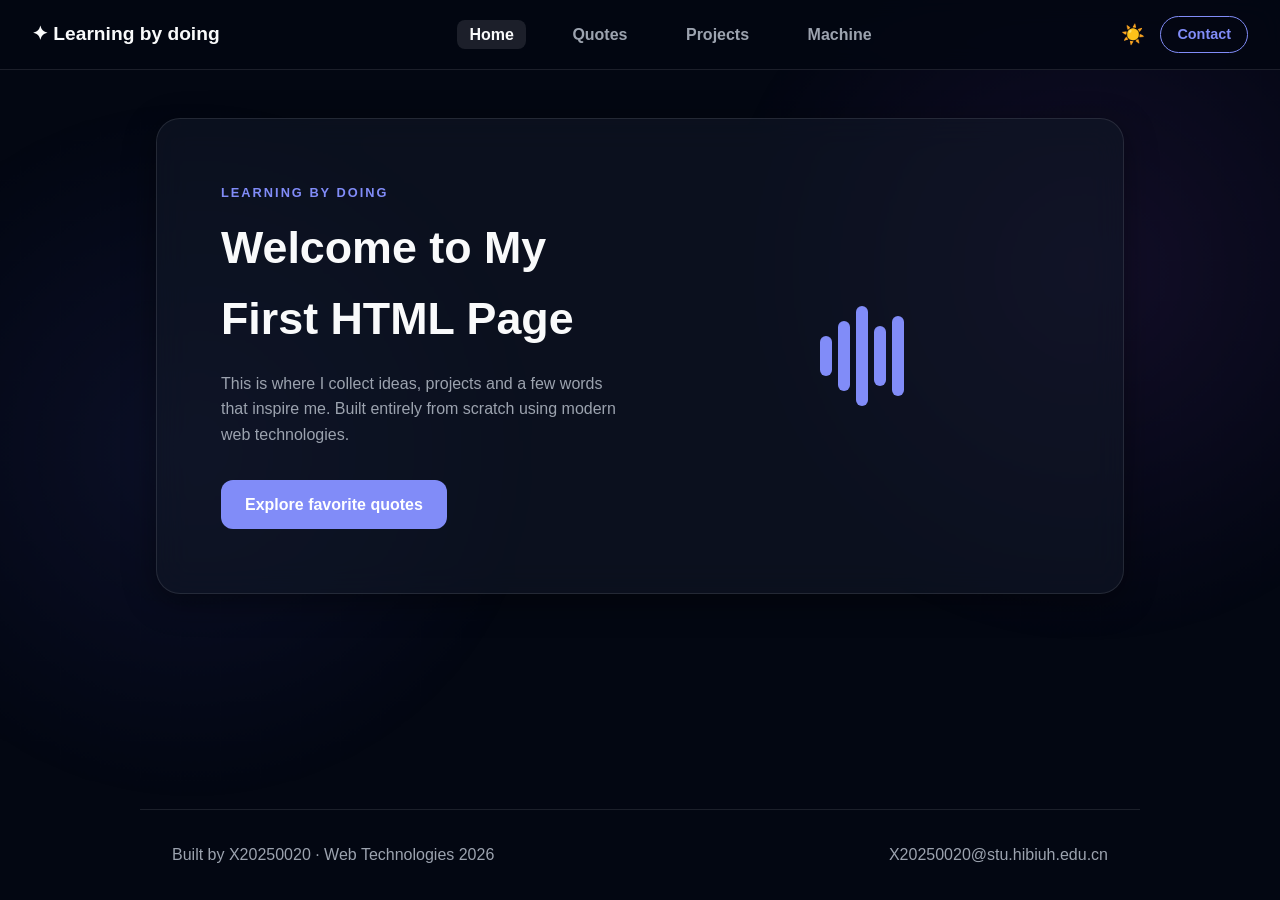
<file: index.html>
<!DOCTYPE html>
<html lang="en">
<head>
    <meta charset="UTF-8">
    <meta name="viewport" content="width=device-width, initial-scale=1.0">
    <title>Learning by doing - Home</title>
    <!-- 统一使用 app.png -->
    <link rel="icon" href="app.png" type="image/png">
    <link rel="apple-touch-icon" href="app.png">
    <link rel="stylesheet" href="style.css">
</head>
<body>
    <div class="aurora-bg"></div>

    <nav>
        <div class="nav-logo">✦ Learning by doing</div>
        <div class="nav-links">
            <a href="index.html" class="active">Home</a>
            <a href="quotes.html">Quotes</a>
            <a href="project.html">Projects</a>
            <a href="machine.html">Machine</a>
        </div>
        <div class="nav-actions">
            <button id="theme-toggle" class="theme-btn">🌙</button>
            <a href="mailto:X20250020@stu.hibiuh.edu.cn" class="btn-contact">Contact</a>
        </div>
    </nav>

    <main class="container">
        <div class="hero-card glass-panel">
            <div class="hero-text">
                <span class="tag">LEARNING BY DOING</span>
                <h1>Welcome to My First HTML Page</h1>
                <p>This is where I collect ideas, projects and a few words that inspire me. Built entirely from scratch using modern web technologies.</p>
                <a href="quotes.html" class="btn-primary glow-btn">Explore favorite quotes</a>
            </div>
            <div class="hero-image">
                <div class="waveform">
                    <div class="bar"></div>
                    <div class="bar"></div>
                    <div class="bar"></div>
                    <div class="bar"></div>
                    <div class="bar"></div>
                </div>
            </div>
        </div>
    </main>

    <footer>
        <p>Built by X20250020 · Web Technologies 2026</p>
        <p>X20250020@stu.hibiuh.edu.cn</p>
    </footer>
    <script src="script.js"></script>
</body>
</html>
</file>
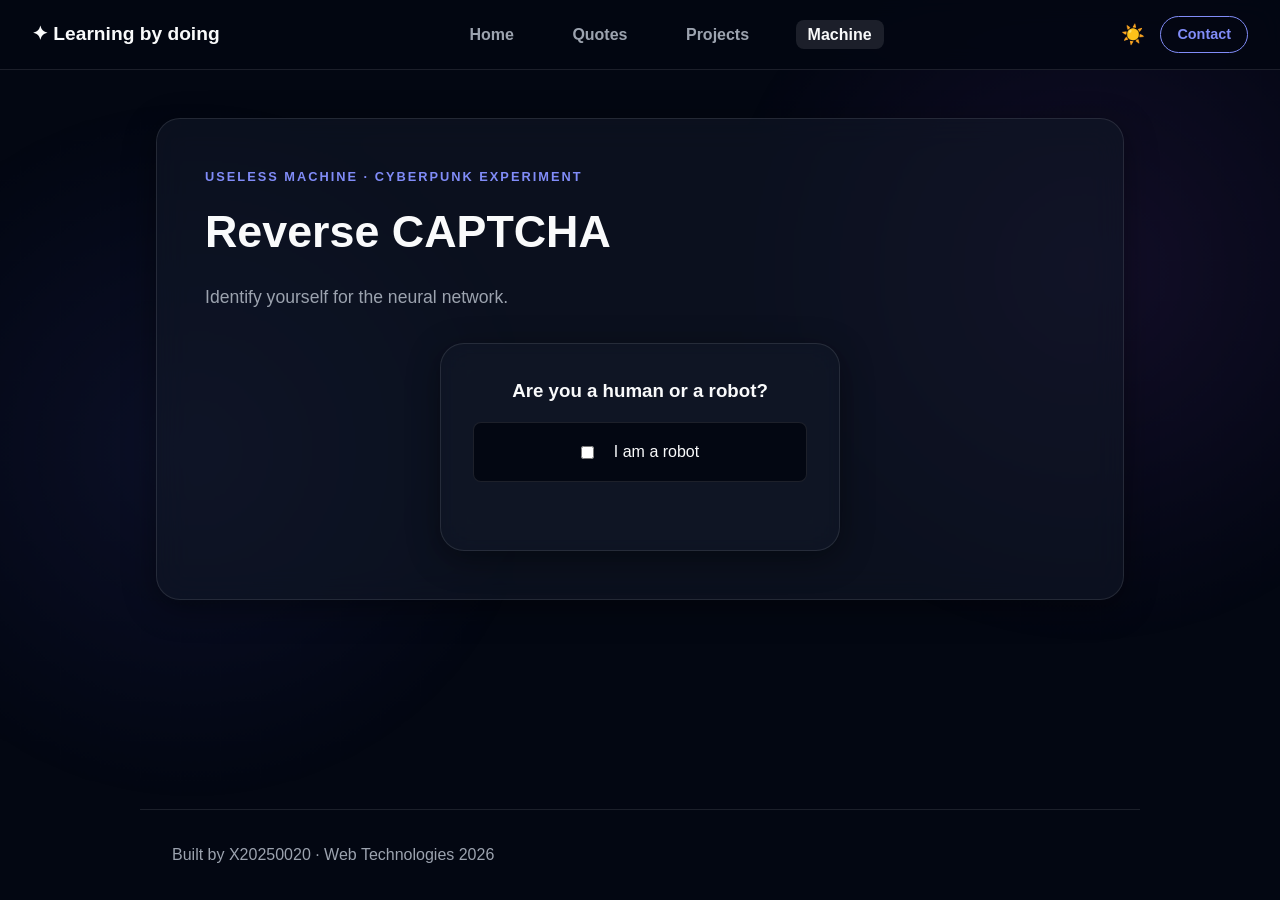
<file: machine.html>
<!DOCTYPE html>
<html lang="en">
<head>
    <meta charset="UTF-8">
    <meta name="viewport" content="width=device-width, initial-scale=1.0">
    <title>Machine - Learning by doing</title>
    <link rel="icon" href="app.png" type="image/png">
    <link rel="apple-touch-icon" href="app.png">
    <link rel="stylesheet" href="style.css">
</head>
<body>
    <div class="aurora-bg"></div>

    <nav>
        <div class="nav-logo">✦ Learning by doing</div>
        <div class="nav-links">
            <a href="index.html">Home</a>
            <a href="quotes.html">Quotes</a>
            <a href="project.html">Projects</a>
            <a href="machine.html" class="active">Machine</a>
        </div>
        <div class="nav-actions">
            <button id="theme-toggle" class="theme-btn">🌙</button>
            <a href="mailto:X20250020@stu.hibiuh.edu.cn" class="btn-contact">Contact</a>
        </div>
    </nav>

    <main class="container">
        <div class="glass-panel content-card">
            <span class="tag">USELESS MACHINE · CYBERPUNK EXPERIMENT</span>
            <h1>Reverse CAPTCHA</h1>
            <p class="subtitle">Identify yourself for the neural network.</p>
            
            <div class="captcha-box glass-panel">
                <h3>Are you a human or a robot?</h3>
                <label class="checkbox-label">
                    <input type="checkbox" id="robot-check">
                    <span class="checkmark"></span>
                    I am a robot
                </label>
                <p id="captcha-msg" class="msg"></p>
            </div>
        </div>
    </main>

    <footer>
        <p>Built by X20250020 · Web Technologies 2026</p>
    </footer>
    <script src="script.js"></script>
</body>
</html>
</file>
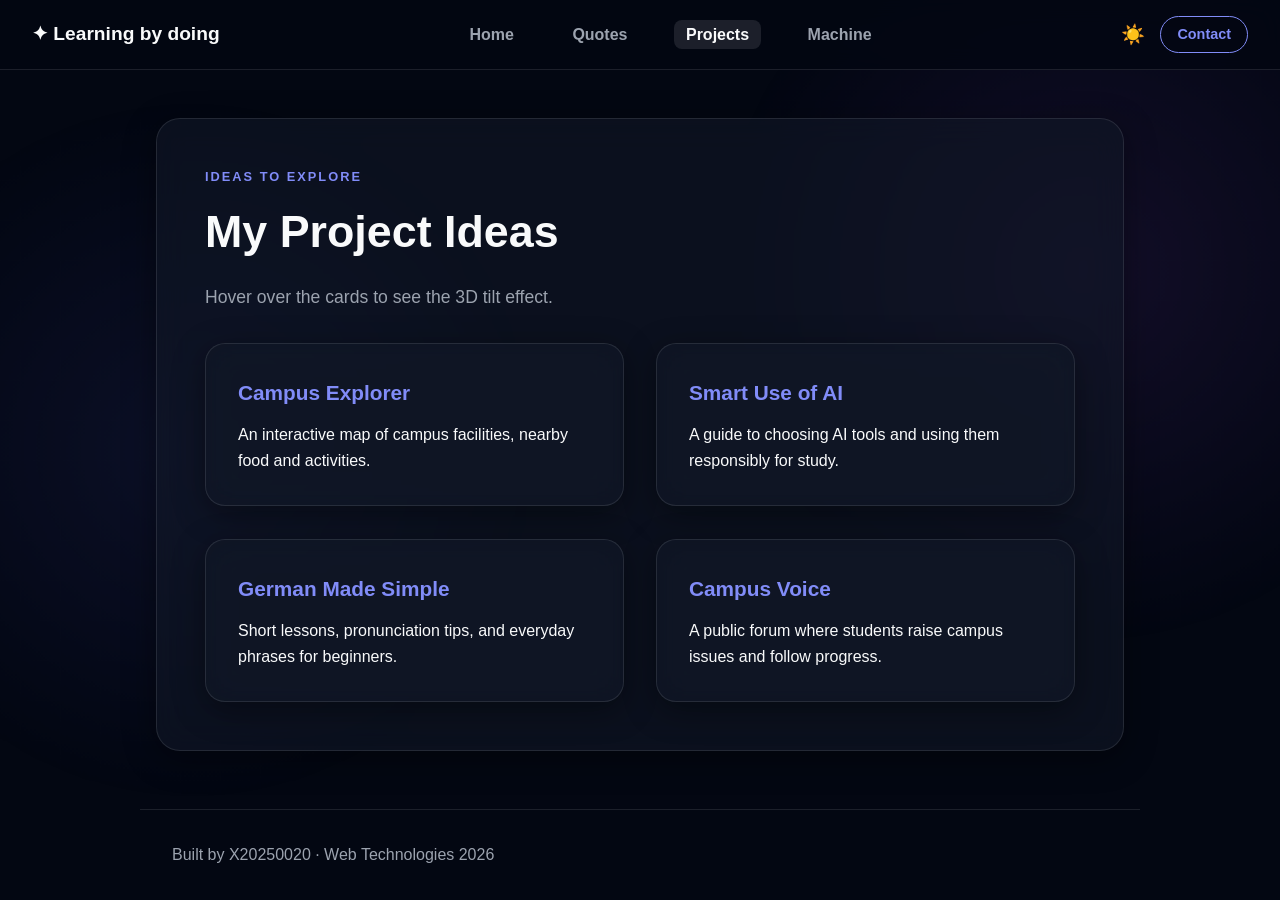
<file: project.html>
<!DOCTYPE html>
<html lang="en">
<head>
    <meta charset="UTF-8">
    <meta name="viewport" content="width=device-width, initial-scale=1.0">
    <title>Projects - Learning by doing</title>
    <link rel="icon" href="app.png" type="image/png">
    <link rel="apple-touch-icon" href="app.png">
    <link rel="stylesheet" href="style.css">
</head>
<body>
    <div class="aurora-bg"></div>

    <nav>
        <div class="nav-logo">✦ Learning by doing</div>
        <div class="nav-links">
            <a href="index.html">Home</a>
            <a href="quotes.html">Quotes</a>
            <a href="project.html" class="active">Projects</a>
            <a href="machine.html">Machine</a>
        </div>
        <div class="nav-actions">
            <button id="theme-toggle" class="theme-btn">🌙</button>
            <a href="mailto:X20250020@stu.hibiuh.edu.cn" class="btn-contact">Contact</a>
        </div>
    </nav>

    <main class="container">
        <div class="glass-panel content-card">
            <span class="tag">IDEAS TO EXPLORE</span>
            <h1>My Project Ideas</h1>
            <p class="subtitle">Hover over the cards to see the 3D tilt effect.</p>
            
            <div class="tilt-grid">
                <div class="tilt-card glass-panel">
                    <div class="tilt-content">
                        <h3>Campus Explorer</h3>
                        <p>An interactive map of campus facilities, nearby food and activities.</p>
                    </div>
                </div>
                <div class="tilt-card glass-panel">
                    <div class="tilt-content">
                        <h3>Smart Use of AI</h3>
                        <p>A guide to choosing AI tools and using them responsibly for study.</p>
                    </div>
                </div>
                <div class="tilt-card glass-panel">
                    <div class="tilt-content">
                        <h3>German Made Simple</h3>
                        <p>Short lessons, pronunciation tips, and everyday phrases for beginners.</p>
                    </div>
                </div>
                <div class="tilt-card glass-panel">
                    <div class="tilt-content">
                        <h3>Campus Voice</h3>
                        <p>A public forum where students raise campus issues and follow progress.</p>
                    </div>
                </div>
            </div>
        </div>
    </main>

    <footer>
        <p>Built by X20250020 · Web Technologies 2026</p>
    </footer>
    <script src="script.js"></script>
</body>
</html>
</file>
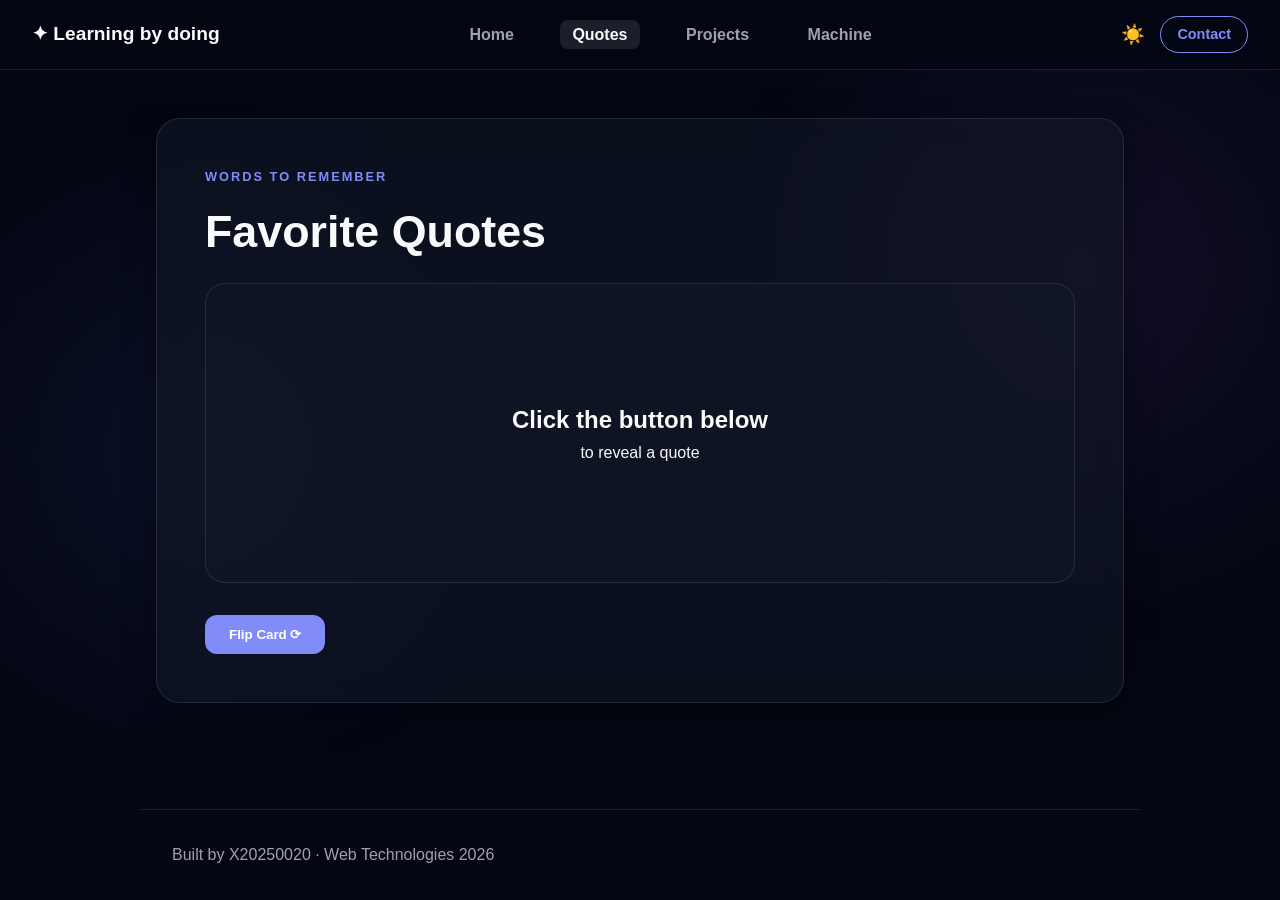
<file: quotes.html>
<!DOCTYPE html>
<html lang="en">
<head>
    <meta charset="UTF-8">
    <meta name="viewport" content="width=device-width, initial-scale=1.0">
    <title>Quotes - Learning by doing</title>
    <link rel="icon" href="app.png" type="image/png">
    <link rel="apple-touch-icon" href="app.png">
    <link rel="stylesheet" href="style.css">
</head>
<body>
    <div class="aurora-bg"></div>

    <nav>
        <div class="nav-logo">✦ Learning by doing</div>
        <div class="nav-links">
            <a href="index.html">Home</a>
            <a href="quotes.html" class="active">Quotes</a>
            <a href="project.html">Projects</a>
            <a href="machine.html">Machine</a>
        </div>
        <div class="nav-actions">
            <button id="theme-toggle" class="theme-btn">🌙</button>
            <a href="mailto:X20250020@stu.hibiuh.edu.cn" class="btn-contact">Contact</a>
        </div>
    </nav>

    <main class="container">
        <div class="glass-panel content-card">
            <span class="tag">WORDS TO REMEMBER</span>
            <h1>Favorite Quotes</h1>
            
            <div class="flip-card">
                <div class="flip-card-inner" id="flip-inner">
                    <div class="flip-card-front">
                        <h2>Click the button below</h2>
                        <p>to reveal a quote</p>
                    </div>
                    <div class="flip-card-back">
                        <p id="quote-text">"Darkness cannot drive out darkness; only light can do that."</p>
                        <p id="quote-author">- Martin Luther King Jr.</p>
                    </div>
                </div>
            </div>
            
            <button id="next-quote" class="btn-primary glow-btn">Flip Card ⟳</button>
        </div>
    </main>

    <footer>
        <p>Built by X20250020 · Web Technologies 2026</p>
    </footer>
    <script src="script.js"></script>
</body>
</html>
</file>
<file: style.css>
:root {
    --bg-color: #f8fafc;
    --surface-color: rgba(255, 255, 255, 0.7);
    --text-main: #0f172a;
    --text-muted: #64748b;
    --border-color: rgba(0, 0, 0, 0.08);
    --primary-color: #6366f1;
    --nav-bg: rgba(255, 255, 255, 0.8);
    --shadow: 0 4px 20px rgba(0, 0, 0, 0.05);
    --glow: 0 0 15px rgba(99, 102, 241, 0.3);
}
[data-theme="dark"] {
    --bg-color: #030712;
    --surface-color: rgba(17, 24, 39, 0.6);
    --text-main: #f9fafb;
    --text-muted: #9ca3af;
    --border-color: rgba(255, 255, 255, 0.1);
    --primary-color: #818cf8;
    --nav-bg: rgba(3, 7, 18, 0.8);
    --shadow: 0 8px 32px rgba(0, 0, 0, 0.4);
    --glow: 0 0 20px rgba(129, 140, 248, 0.5);
}

* { box-sizing: border-box; margin: 0; padding: 0; transition: background-color 0.3s, color 0.3s, border-color 0.3s; }

body {
    font-family: -apple-system, BlinkMacSystemFont, 'Segoe UI', Roboto, sans-serif;
    background-color: var(--bg-color);
    color: var(--text-main);
    line-height: 1.6;
    min-height: 100vh;
    display: flex;
    flex-direction: column;
    overflow-x: hidden;
    animation: pageFadeIn 0.6s ease-out;
}
@keyframes pageFadeIn {
    from { opacity: 0; transform: translateY(10px); }
    to { opacity: 1; transform: translateY(0); }
}

.aurora-bg {
    position: fixed; top: 0; left: 0; width: 100vw; height: 100vh; z-index: -1;
    background: radial-gradient(circle at 15% 50%, rgba(99, 102, 241, 0.1), transparent 30%),
                radial-gradient(circle at 85% 30%, rgba(168, 85, 247, 0.1), transparent 30%);
    will-change: transform;
    animation: auroraMove 15s infinite alternate ease-in-out;
}
@keyframes auroraMove {
    0% { transform: translate(0, 0) scale(1); }
    100% { transform: translate(-30px, 20px) scale(1.05); }
}

nav {
    display: flex; justify-content: space-between; align-items: center;
    background: var(--nav-bg); backdrop-filter: blur(12px);
    padding: 1rem 2rem; border-bottom: 1px solid var(--border-color);
    position: sticky; top: 0; z-index: 100;
}
.nav-logo { font-weight: 800; font-size: 1.2rem; }
.nav-links a { color: var(--text-muted); text-decoration: none; margin: 0 15px; font-weight: 600; padding: 6px 12px; border-radius: 8px; transition: all 0.2s; }
.nav-links a:hover, .nav-links a.active { color: var(--text-main); background: var(--border-color); }
.nav-actions { display: flex; align-items: center; gap: 15px; }
.theme-btn { background: none; border: none; font-size: 1.2rem; cursor: pointer; }
.btn-contact { color: var(--primary-color); text-decoration: none; border: 1px solid var(--primary-color); padding: 6px 16px; border-radius: 20px; font-size: 0.9rem; font-weight: 600; transition: all 0.2s; }
.btn-contact:hover { background: var(--primary-color); color: #fff; box-shadow: var(--glow); }

.container { flex: 1; max-width: 1000px; margin: 3rem auto; padding: 0 1rem; width: 100%; }
.glass-panel {
    background: var(--surface-color);
    backdrop-filter: blur(16px);
    border: 1px solid var(--border-color);
    border-radius: 24px;
    box-shadow: var(--shadow);
}
.content-card { padding: 3rem; }

h1 { font-size: 2.8rem; font-weight: 800; margin-bottom: 1rem; }
.subtitle { color: var(--text-muted); margin-bottom: 2rem; font-size: 1.1rem; }
.tag { color: var(--primary-color); font-size: 0.8rem; font-weight: 800; letter-spacing: 2px; display: block; margin-bottom: 0.5rem; }

.hero-card { display: flex; padding: 4rem; align-items: center; overflow: hidden; }
.hero-text { flex: 1; padding-right: 3rem; }
.hero-text p { color: var(--text-muted); margin-bottom: 2rem; }
.hero-image { flex: 1; display: flex; justify-content: center; align-items: center; }

.waveform { display: flex; align-items: center; gap: 6px; height: 100px; }
.bar { width: 12px; border-radius: 6px; background: var(--primary-color); animation: pulse 1s infinite ease-in-out alternate; }
.bar:nth-child(1) { height: 40%; animation-delay: 0.1s; }
.bar:nth-child(2) { height: 70%; animation-delay: 0.2s; }
.bar:nth-child(3) { height: 100%; animation-delay: 0.3s; }
.bar:nth-child(4) { height: 60%; animation-delay: 0.4s; }
.bar:nth-child(5) { height: 80%; animation-delay: 0.5s; }
@keyframes pulse {
    0% { transform: scaleY(0.5); opacity: 0.5; }
    100% { transform: scaleY(1); opacity: 1; box-shadow: var(--glow); }
}

.btn-primary { display: inline-block; background: var(--primary-color); color: #fff; padding: 12px 24px; border-radius: 12px; text-decoration: none; font-weight: 600; border: none; cursor: pointer; transition: transform 0.2s, box-shadow 0.2s; }
.glow-btn:hover { transform: translateY(-2px); box-shadow: var(--glow); }

.flip-card { background-color: transparent; width: 100%; height: 300px; perspective: 1000px; margin-bottom: 2rem; cursor: pointer; }
.flip-card-inner { position: relative; width: 100%; height: 100%; text-align: center; transition: transform 0.6s cubic-bezier(0.4, 0, 0.2, 1); transform-style: preserve-3d; }
.flip-card-inner.flipped { transform: rotateY(180deg); }
.flip-card-front, .flip-card-back { position: absolute; width: 100%; height: 100%; backface-visibility: hidden; border-radius: 20px; display: flex; flex-direction: column; justify-content: center; align-items: center; padding: 2rem; border: 1px solid var(--border-color); }
.flip-card-front { background: var(--surface-color); }
.flip-card-back { background: linear-gradient(135deg, rgba(99, 102, 241, 0.15), rgba(168, 85, 247, 0.15)); transform: rotateY(180deg); border: 2px solid var(--primary-color); }
.flip-card-back p:first-child { font-size: 1.8rem; font-weight: 700; font-style: italic; margin-bottom: 1rem; }
.flip-card-back p:last-child { color: var(--primary-color); font-weight: bold; }

.tilt-grid { display: grid; grid-template-columns: repeat(auto-fill, minmax(300px, 1fr)); gap: 2rem; margin-top: 2rem; }
.tilt-card { padding: 2rem; border-radius: 20px; transform-style: preserve-3d; will-change: transform; transition: border-color 0.3s, box-shadow 0.3s; }
.tilt-card:hover { border-color: var(--primary-color); box-shadow: var(--glow); }
.tilt-card h3 { margin-bottom: 0.8rem; font-size: 1.3rem; color: var(--primary-color); }

.captcha-box { max-width: 400px; margin: 0 auto; padding: 2rem; text-align: center; }
.checkbox-label { display: flex; align-items: center; justify-content: center; gap: 10px; padding: 1rem; background: var(--bg-color); border-radius: 8px; border: 1px solid var(--border-color); cursor: pointer; margin-top: 1rem; }
.msg { color: #ef4444; font-weight: bold; margin-top: 1rem; min-height: 20px; }

footer { text-align: center; padding: 2rem; color: var(--text-muted); border-top: 1px solid var(--border-color); display: flex; justify-content: space-between; max-width: 1000px; margin: 0 auto; width: 100%; }

@media (max-width: 768px) {
    .hero-card { flex-direction: column; padding: 2rem; text-align: center; }
    .hero-text { padding-right: 0; margin-bottom: 2rem; }
    .tilt-grid { grid-template-columns: 1fr; }
    nav { flex-direction: column; gap: 15px; padding: 1rem 0.5rem; }
    .nav-links { flex-wrap: wrap; justify-content: center; gap: 5px; }
    .nav-links a { margin: 0; font-size: 0.9rem; }
    .content-card { padding: 1.5rem; }
    h1 { font-size: 2rem; }
    .flip-card { height: 350px; }
    .flip-card-back p:first-child { font-size: 1.3rem; }
    footer { flex-direction: column; gap: 10px; }
}
</file>
